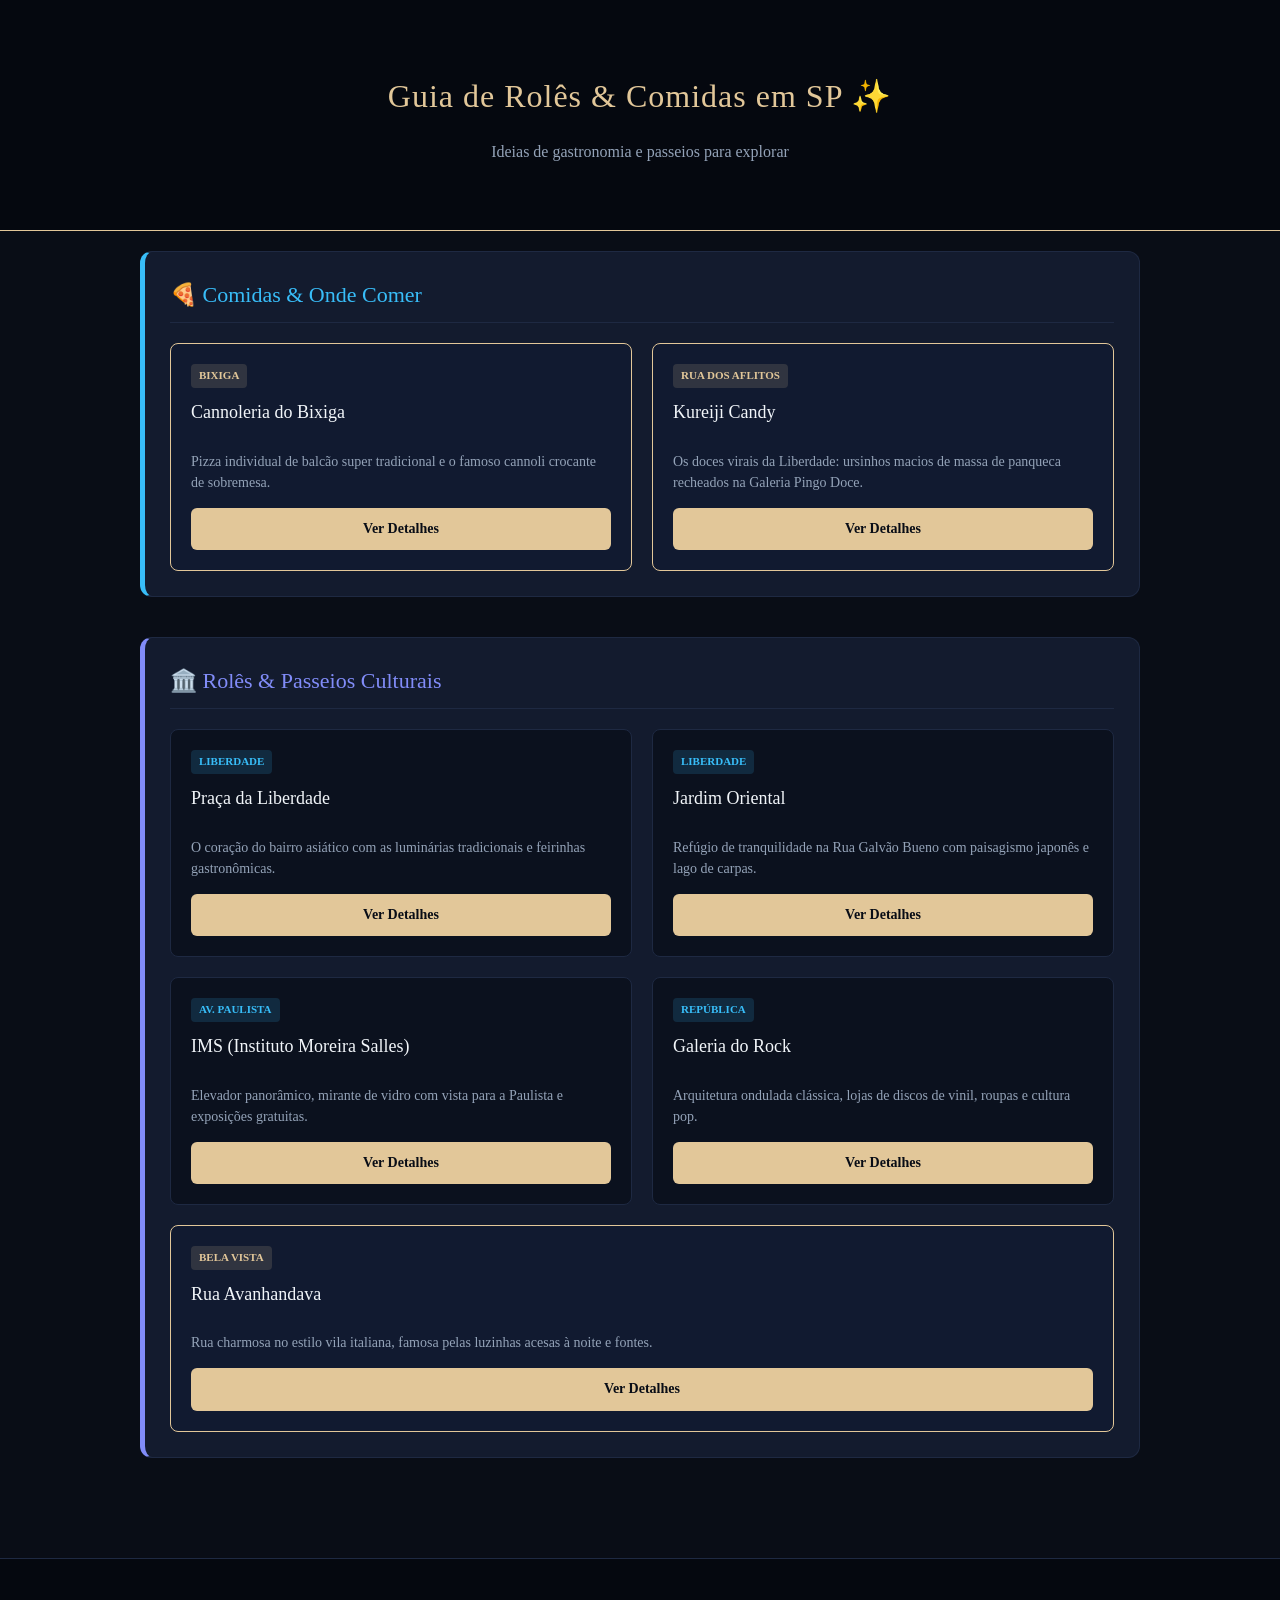
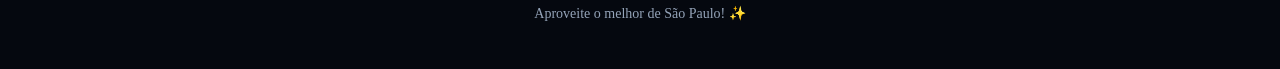
<file: index.html>
<!DOCTYPE html>
<html lang="pt-BR">
<head>
    <meta charset="UTF-8">
    <meta name="viewport" content="width=device-width, initial-scale=1.0">
    <title>SP Ideas - Rolês & Comidas</title>
    <link rel="stylesheet" href="style.css">
</head>
<body>

    <header>
        <h1>Guia de Rolês & Comidas em SP ✨</h1>
        <p>Ideias de gastronomia e passeios para explorar</p>
    </header>

    <main class="container">
        
        <section class="secao-blocos comidas">
            <h2>🍕 Comidas & Onde Comer</h2>
            <div class="grade">
                
                <div class="card destaque">
                    <span class="etiqueta imperdivel">Bixiga</span>
                    <h3>Cannoleria do Bixiga</h3>
                    <p>Pizza individual de balcão super tradicional e o famoso cannoli crocante de sobremesa.</p>
                    <a href="cannoli.html" class="botao">Ver Detalhes</a>
                </div>

                <div class="card destaque">
                    <span class="etiqueta imperdivel">Rua dos Aflitos</span>
                    <h3>Kureiji Candy</h3>
                    <p>Os doces virais da Liberdade: ursinhos macios de massa de panqueca recheados na Galeria Pingo Doce.</p>
                    <a href="ursinhos.html" class="botao">Ver Detalhes</a>
                </div>

            </div>
        </section>

        <section class="secao-blocos passeios">
            <h2>🏛️ Rolês & Passeios Culturais</h2>
            <div class="grade">

                <div class="card">
                    <span class="etiqueta bairro">Liberdade</span>
                    <h3>Praça da Liberdade</h3>
                    <p>O coração do bairro asiático com as luminárias tradicionais e feirinhas gastronômicas.</p>
                    <a href="praca.html" class="botao">Ver Detalhes</a>
                </div>

                <div class="card">
                    <span class="etiqueta bairro">Liberdade</span>
                    <h3>Jardim Oriental</h3>
                    <p>Refúgio de tranquilidade na Rua Galvão Bueno com paisagismo japonês e lago de carpas.</p>
                    <a href="jardim.html" class="botao">Ver Detalhes</a>
                </div>

                <div class="card">
                    <span class="etiqueta bairro">Av. Paulista</span>
                    <h3>IMS (Instituto Moreira Salles)</h3>
                    <p>Elevador panorâmico, mirante de vidro com vista para a Paulista e exposições gratuitas.</p>
                    <a href="ims.html" class="botao">Ver Detalhes</a>
                </div>

                <div class="card">
                    <span class="etiqueta bairro">República</span>
                    <h3>Galeria do Rock</h3>
                    <p>Arquitetura ondulada clássica, lojas de discos de vinil, roupas e cultura pop.</p>
                    <a href="galeriarock.html" class="botao">Ver Detalhes</a>
                </div>

                <div class="card destaque">
                    <span class="etiqueta imperdivel">Bela Vista</span>
                    <h3>Rua Avanhandava</h3>
                    <p>Rua charmosa no estilo vila italiana, famosa pelas luzinhas acesas à noite e fontes.</p>
                    <a href="avanhandava.html" class="botao">Ver Detalhes</a>
                </div>

            </div>
        </section>

    </main>

    <footer>
        <p>Aproveite o melhor de São Paulo! ✨</p>
    </footer>

</body>
</html>
</file>
<file: style.css>
/* Palette: Laufey Midnight Blue & Vintage Aesthetics */
:root {
    --bg-deep: #090d16;        /* Midnight Blue super escuro */
    --bg-card: #131b2e;        /* Slate Blue escuro para as seções */
    --border-base: #1e2942;    /* Borda sutil */
    --text-main: #f1f5f9;      /* Creme/Branco suave */
    --text-muted: #94a3b8;    /* Cinza azulado */
    --accent-gold: #e2c799;    /* Ouro velho / Champanhe */
    
    /* Cores das Categoria */
    --cat-comida: #38bdf8;     /* Azul Sky */
    --cat-passeio: #818cf8;    /* Indigo */
    --cat-show: #60a5fa;       /* Azul Claro */
}

body {
    font-family: 'Segoe UI', Georgia, serif;
    margin: 0;
    padding: 0;
    background-color: var(--bg-deep);
    color: var(--text-main);
    line-height: 1.6;
}

header {
    background-color: #05080f;
    border-bottom: 1px solid var(--accent-gold);
    color: var(--text-main);
    text-align: center;
    padding: 50px 20px;
}

header h1 {
    font-weight: 300;
    letter-spacing: 1px;
    color: var(--accent-gold);
    margin-bottom: 8px;
}

header p {
    color: var(--text-muted);
    font-size: 16px;
}

.container {
    max-width: 1000px;
    margin: 0 auto;
    padding: 20px;
}

.secao-blocos {
    margin-bottom: 40px;
    background: var(--bg-card);
    padding: 25px;
    border-radius: 12px;
    border: 1px solid var(--border-base);
}

.secao-blocos h2 {
    border-bottom: 1px solid var(--border-base);
    padding-bottom: 10px;
    margin-top: 0;
    font-weight: 400;
    font-size: 22px;
}

/* Bordas temáticas por categoria */
.secao-blocos.comidas { border-left: 5px solid var(--cat-comida); }
.secao-blocos.comidas h2 { color: var(--cat-comida); }

.secao-blocos.passeios { border-left: 5px solid var(--cat-passeio); }
.secao-blocos.passeios h2 { color: var(--cat-passeio); }

.secao-blocos.shows { border-left: 5px solid var(--cat-show); }
.secao-blocos.shows h2 { color: var(--cat-show); }

.grade {
    display: flex;
    gap: 20px;
    flex-wrap: wrap;
    margin-top: 20px;
}

.card {
    background-color: #0b111e;
    border: 1px solid var(--border-base);
    border-radius: 8px;
    padding: 20px;
    flex: 1;
    min-width: 280px;
    display: flex;
    flex-direction: column;
    justify-content: space-between;
    position: relative;
}

.card.destaque {
    background-color: #111a30;
    border: 1px solid var(--accent-gold);
}

.card h3 {
    margin-top: 10px;
    margin-bottom: 10px;
    color: var(--text-main);
    font-size: 18px;
    font-weight: 500;
}

.card p {
    font-size: 14px;
    color: var(--text-muted);
    margin-bottom: 15px;
    line-height: 1.5;
}

.etiqueta {
    display: inline-block;
    font-size: 11px;
    font-weight: bold;
    padding: 3px 8px;
    border-radius: 4px;
    align-self: flex-start;
    text-transform: uppercase;
}

.etiqueta.bairro {
    background-color: rgba(56, 189, 248, 0.15);
    color: var(--cat-comida);
}

.etiqueta.imperdivel {
    background-color: rgba(226, 199, 153, 0.15);
    color: var(--accent-gold);
}

.botao {
    display: block;
    text-align: center;
    background-color: var(--accent-gold);
    color: #090d16;
    text-decoration: none;
    padding: 10px;
    border-radius: 6px;
    font-weight: bold;
    font-size: 14px;
    transition: 0.3s;
}

.botao:hover {
    background-color: #f3e5d0;
    transform: translateY(-2px);
}
/* Galeria de Fotos das Páginas Internas */
.galeria-fotos {
    display: grid;
    grid-template-columns: repeat(auto-fit, minmax(200px, 1fr));
    gap: 15px;
    margin: 20px 0;
}

.galeria-fotos img {
    width: 100%;
    height: 180px;
    object-fit: cover;
    border-radius: 8px;
    border: 1px solid var(--border-base);
    transition: transform 0.3s, border-color 0.3s;
}

.galeria-fotos img:hover {
    transform: scale(1.03);
    border-color: var(--accent-gold);
}
footer {
    text-align: center;
    padding: 30px;
    background-color: #05080f;
    color: var(--text-muted);
    font-size: 14px;
    border-top: 1px solid var(--border-base);
    margin-top: 40px;
}
</file>
